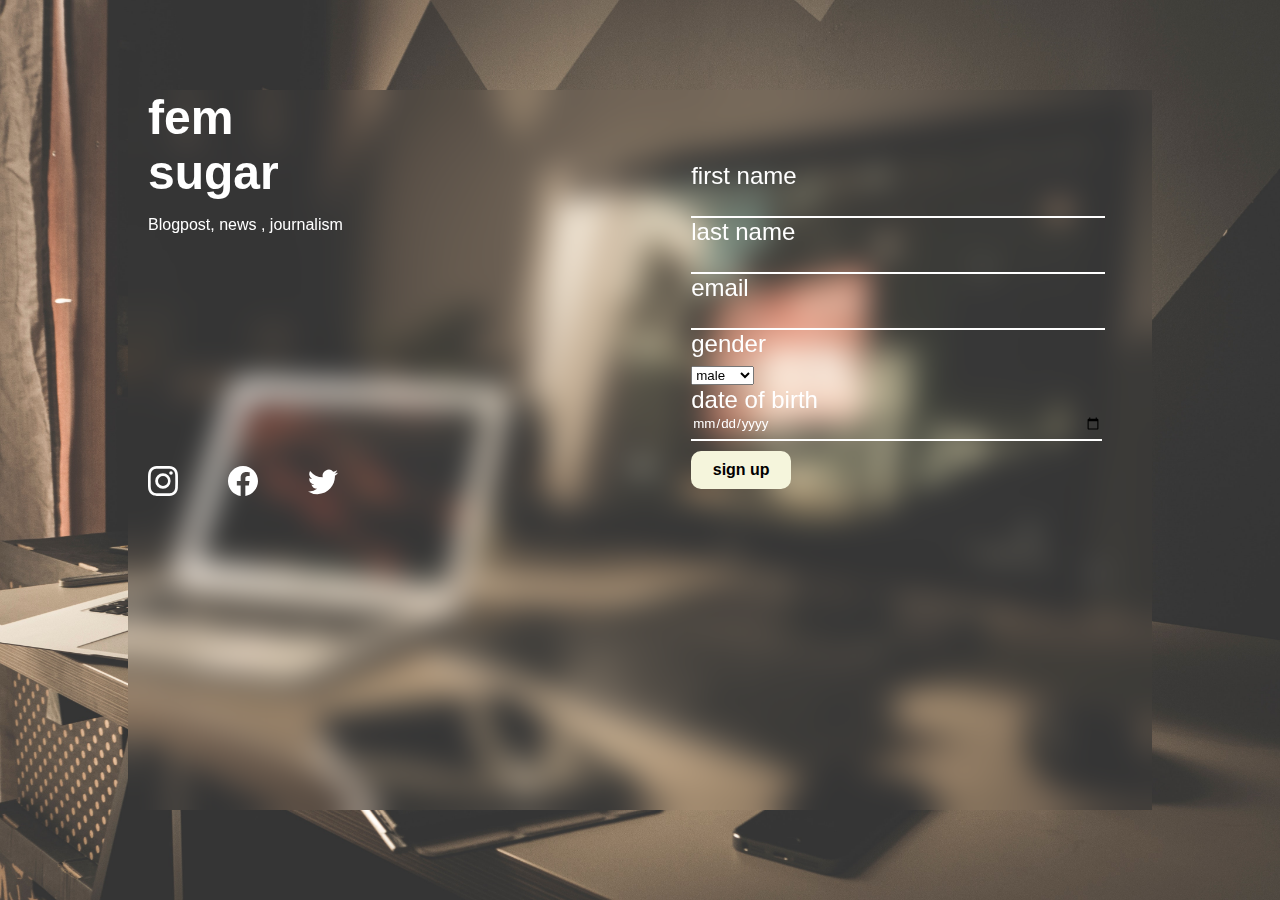
<file: public/dailyUI01.html>
<!DOCTYPE html>
<html lang="en">
<head>
    <meta charset="UTF-8">
    <meta name="viewport" content="width=device-width, initial-scale=1.0">
    <title>dailyUI01</title>
    <link rel="preconnect" href="https://fonts.googleapis.com">
    <link rel="stylesheet" href="./stlyles/dailyUI01.css">
</head>
<body>
    <section class="background">
        
        <div class="content-box">
            <div class="company-name">
                <h1>fem</h1>
                <h1>sugar</h1>
                <p>Blogpost, news , journalism</p>
            </div>
            
            <div class="signup-box">
                <form action="">
                    <label for="name">first name</label>
                    <input type="text" name="name">
                    <label for="lname">last name</label>
                    <input type="text" name="lname" id="">
                    <label for="email">email</label>
                    <input type="email" name="email" id="">
                    <label for="gender">gender</label>
                    <select name="gender" id="">
                        <option value="male">male</option>
                        <option value="female">female</option>
                        <option value="other">other</option>
                    </select>
                    <label for="dob">date of birth</label>
                    <input type="date" name="date" id="">
                    <button type="button">sign up</button>
                </form>
            </div>
            <div class="social-icons">
                <ul >
                    <li><svg xmlns="http://www.w3.org/2000/svg" width="30" height="30" fill="currentColor" class="bi bi-instagram" viewBox="0 0 16 16">
                        <path d="M8 0C5.829 0 5.556.01 4.703.048 3.85.088 3.269.222 2.76.42a3.917 3.917 0 0 0-1.417.923A3.927 3.927 0 0 0 .42 2.76C.222 3.268.087 3.85.048 4.7.01 5.555 0 5.827 0 8.001c0 2.172.01 2.444.048 3.297.04.852.174 1.433.372 1.942.205.526.478.972.923 1.417.444.445.89.719 1.416.923.51.198 1.09.333 1.942.372C5.555 15.99 5.827 16 8 16s2.444-.01 3.298-.048c.851-.04 1.434-.174 1.943-.372a3.916 3.916 0 0 0 1.416-.923c.445-.445.718-.891.923-1.417.197-.509.332-1.09.372-1.942C15.99 10.445 16 10.173 16 8s-.01-2.445-.048-3.299c-.04-.851-.175-1.433-.372-1.941a3.926 3.926 0 0 0-.923-1.417A3.911 3.911 0 0 0 13.24.42c-.51-.198-1.092-.333-1.943-.372C10.443.01 10.172 0 7.998 0h.003zm-.717 1.442h.718c2.136 0 2.389.007 3.232.046.78.035 1.204.166 1.486.275.373.145.64.319.92.599.28.28.453.546.598.92.11.281.24.705.275 1.485.039.843.047 1.096.047 3.231s-.008 2.389-.047 3.232c-.035.78-.166 1.203-.275 1.485a2.47 2.47 0 0 1-.599.919c-.28.28-.546.453-.92.598-.28.11-.704.24-1.485.276-.843.038-1.096.047-3.232.047s-2.39-.009-3.233-.047c-.78-.036-1.203-.166-1.485-.276a2.478 2.478 0 0 1-.92-.598 2.48 2.48 0 0 1-.6-.92c-.109-.281-.24-.705-.275-1.485-.038-.843-.046-1.096-.046-3.233 0-2.136.008-2.388.046-3.231.036-.78.166-1.204.276-1.486.145-.373.319-.64.599-.92.28-.28.546-.453.92-.598.282-.11.705-.24 1.485-.276.738-.034 1.024-.044 2.515-.045v.002zm4.988 1.328a.96.96 0 1 0 0 1.92.96.96 0 0 0 0-1.92zm-4.27 1.122a4.109 4.109 0 1 0 0 8.217 4.109 4.109 0 0 0 0-8.217zm0 1.441a2.667 2.667 0 1 1 0 5.334 2.667 2.667 0 0 1 0-5.334z"/>
                      </svg></li>
                    <li><svg xmlns="http://www.w3.org/2000/svg" width="30" height="30" fill="currentColor" class="bi bi-facebook" viewBox="0 0 16 16">
                        <path d="M16 8.049c0-4.446-3.582-8.05-8-8.05C3.58 0-.002 3.603-.002 8.05c0 4.017 2.926 7.347 6.75 7.951v-5.625h-2.03V8.05H6.75V6.275c0-2.017 1.195-3.131 3.022-3.131.876 0 1.791.157 1.791.157v1.98h-1.009c-.993 0-1.303.621-1.303 1.258v1.51h2.218l-.354 2.326H9.25V16c3.824-.604 6.75-3.934 6.75-7.951z"/>
                      </svg></li>
                    <li><svg xmlns="http://www.w3.org/2000/svg" width="30" height="30" fill="currentColor" class="bi bi-twitter" viewBox="0 0 16 16">
                        <path d="M5.026 15c6.038 0 9.341-5.003 9.341-9.334 0-.14 0-.282-.006-.422A6.685 6.685 0 0 0 16 3.542a6.658 6.658 0 0 1-1.889.518 3.301 3.301 0 0 0 1.447-1.817 6.533 6.533 0 0 1-2.087.793A3.286 3.286 0 0 0 7.875 6.03a9.325 9.325 0 0 1-6.767-3.429 3.289 3.289 0 0 0 1.018 4.382A3.323 3.323 0 0 1 .64 6.575v.045a3.288 3.288 0 0 0 2.632 3.218 3.203 3.203 0 0 1-.865.115 3.23 3.23 0 0 1-.614-.057 3.283 3.283 0 0 0 3.067 2.277A6.588 6.588 0 0 1 .78 13.58a6.32 6.32 0 0 1-.78-.045A9.344 9.344 0 0 0 5.026 15z"/>
                      </svg></li>
                </ul>
            </div>
        </div>
    </section>
</body>
</html>
</file>
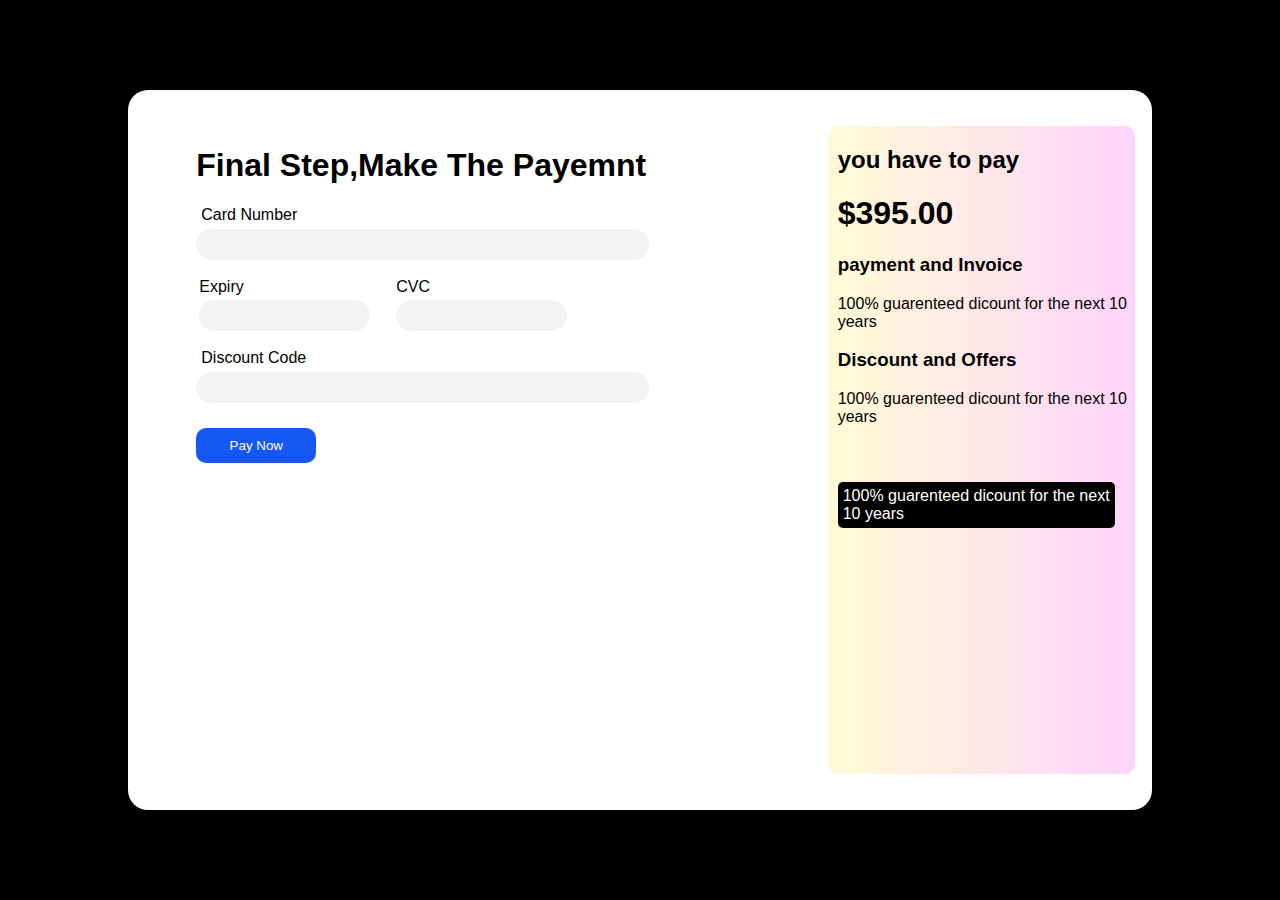
<file: public/dailyUI02.html>
<!DOCTYPE html>
<html lang="en">
<head>
    <meta charset="UTF-8">
    <meta name="viewport" content="width=device-width, initial-scale=1.0">
    <title>dailyUI02</title>
    <link rel="preconnect" href="https://fonts.googleapis.com">
    <link rel="stylesheet" href="./stlyles/dailyUI02.css">
</head>
<body>
    <section class="container">
        <div class="checkout-container">
            <div class="form-container">
                <form action="">
                    <h1>Final Step,Make The Payemnt</h1>
                    <label for="">Card Number</label>
                    <input type="number" name="" id="">
                    <table>
                        <tr>
                            <td><label  for="expiry">Expiry</label></td>
                            <td><label for="cvc">CVC</label></td>
                        </tr>
                        <tr>
                            <td><input type="number" name="" id=""></td>
                            <td><input type="number" name="" id=""></td>
                        </tr>
                    </table>
                    <label for="discount">Discount Code</label>
                    <input type="text" name="" id="">
                    <button type="submit">Pay Now</button>
                </form>

            </div>
            <div class="payment-info">
                <div class="payment-info-container">
                    <h2>you have to pay</h2>
                    <h1>$395.00</h1>
                    <h3>payment and Invoice</h2>
                    <p>100% guarenteed dicount for the next 10 years</p>
                    <h3>Discount and Offers</h2>
                    <p>100% guarenteed dicount for the next 10 years</p>
                    <div class="info">
                        <p>100% guarenteed dicount for the next 10 years</p>
                    </div>
                    
                    
                </div>
                
            </div>
        </div>

    </section>
    
</body>
</html>
</file>
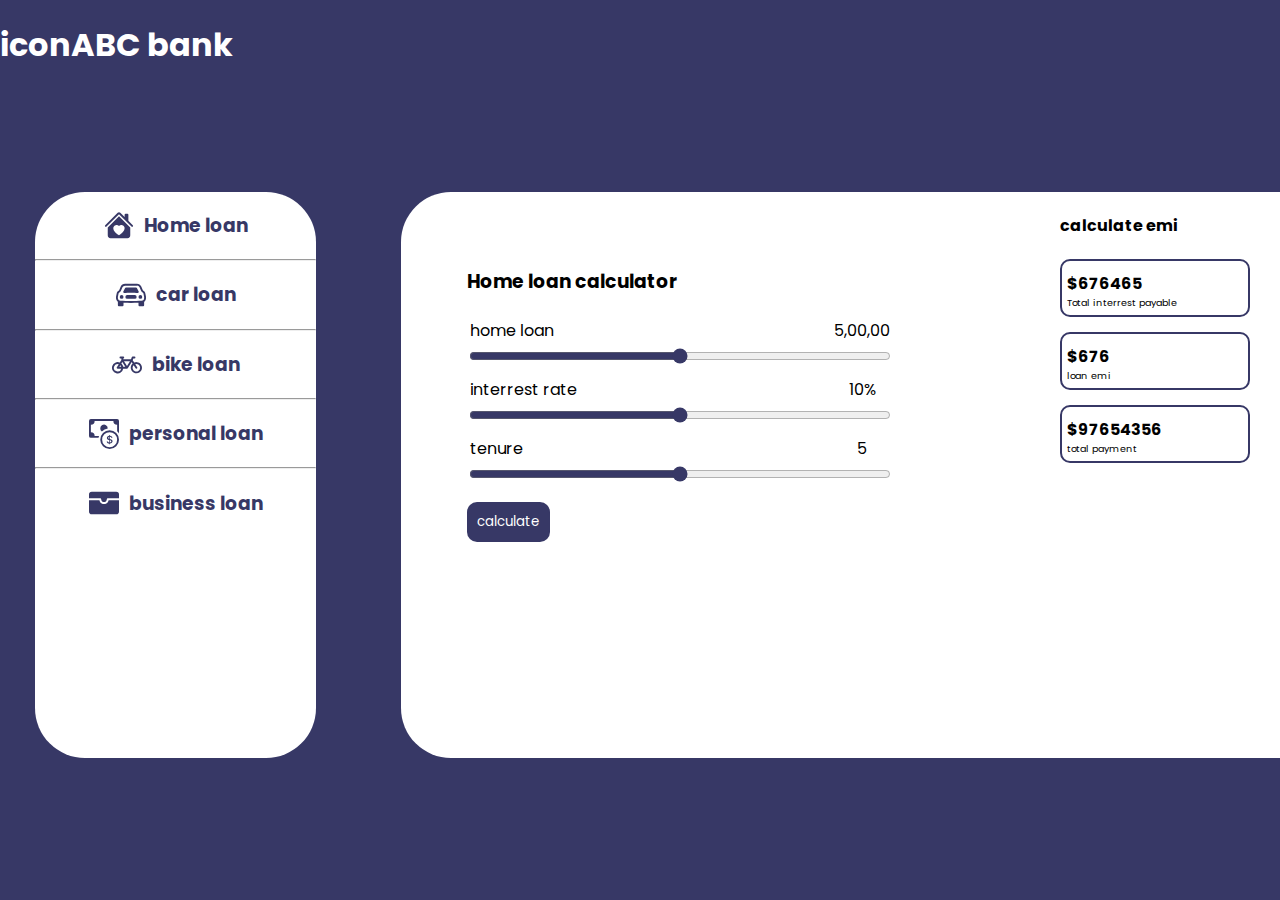
<file: public/dailyUI04.html>
<!DOCTYPE html>
<html lang="en">
<head>
    <meta charset="UTF-8">
    <meta name="viewport" content="width=device-width, initial-scale=1.0">
    <link href="https://fonts.googleapis.com/css2?family=Poppins:wght@200&display=swap" rel="stylesheet">
    <title>dailyUI04</title>
    <link rel="stylesheet" href="./stlyles/dailyUI04.css">
</head>
<body>
    <section>
        <div class="container">
            <div class="header">
                <h1><span>icon</span>ABC bank</h1>
            </div>
            <div class="category-box">
                <div>
                    <h3><svg xmlns="http://www.w3.org/2000/svg" width="30" height="30" fill="currentColor" class="bi bi-house-heart-fill" viewBox="0 0 16 16">
                        <path d="M7.293 1.5a1 1 0 0 1 1.414 0L11 3.793V2.5a.5.5 0 0 1 .5-.5h1a.5.5 0 0 1 .5.5v3.293l2.354 2.353a.5.5 0 0 1-.708.707L8 2.207 1.354 8.853a.5.5 0 1 1-.708-.707L7.293 1.5Z"/>
                        <path d="m14 9.293-6-6-6 6V13.5A1.5 1.5 0 0 0 3.5 15h9a1.5 1.5 0 0 0 1.5-1.5V9.293Zm-6-.811c1.664-1.673 5.825 1.254 0 5.018-5.825-3.764-1.664-6.691 0-5.018Z"/>
                      </svg><span>Home loan</span></h3>
                    <hr>
                    <h3><svg xmlns="http://www.w3.org/2000/svg" width="30" height="30" fill="currentColor" class="bi bi-car-front" viewBox="0 0 16 16">
                        <path d="M4 9a1 1 0 1 1-2 0 1 1 0 0 1 2 0Zm10 0a1 1 0 1 1-2 0 1 1 0 0 1 2 0ZM6 8a1 1 0 0 0 0 2h4a1 1 0 1 0 0-2H6ZM4.862 4.276 3.906 6.19a.51.51 0 0 0 .497.731c.91-.073 2.35-.17 3.597-.17 1.247 0 2.688.097 3.597.17a.51.51 0 0 0 .497-.731l-.956-1.913A.5.5 0 0 0 10.691 4H5.309a.5.5 0 0 0-.447.276Z"/>
                        <path d="M2.52 3.515A2.5 2.5 0 0 1 4.82 2h6.362c1 0 1.904.596 2.298 1.515l.792 1.848c.075.175.21.319.38.404.5.25.855.715.965 1.262l.335 1.679c.033.161.049.325.049.49v.413c0 .814-.39 1.543-1 1.997V13.5a.5.5 0 0 1-.5.5h-2a.5.5 0 0 1-.5-.5v-1.338c-1.292.048-2.745.088-4 .088s-2.708-.04-4-.088V13.5a.5.5 0 0 1-.5.5h-2a.5.5 0 0 1-.5-.5v-1.892c-.61-.454-1-1.183-1-1.997v-.413a2.5 2.5 0 0 1 .049-.49l.335-1.68c.11-.546.465-1.012.964-1.261a.807.807 0 0 0 .381-.404l.792-1.848ZM4.82 3a1.5 1.5 0 0 0-1.379.91l-.792 1.847a1.8 1.8 0 0 1-.853.904.807.807 0 0 0-.43.564L1.03 8.904a1.5 1.5 0 0 0-.03.294v.413c0 .796.62 1.448 1.408 1.484 1.555.07 3.786.155 5.592.155 1.806 0 4.037-.084 5.592-.155A1.479 1.479 0 0 0 15 9.611v-.413c0-.099-.01-.197-.03-.294l-.335-1.68a.807.807 0 0 0-.43-.563 1.807 1.807 0 0 1-.853-.904l-.792-1.848A1.5 1.5 0 0 0 11.18 3H4.82Z"/>
                      </svg><span>car loan</span></h3>
                    <hr>
                    <h3><svg xmlns="http://www.w3.org/2000/svg" width="30" height="30" fill="currentColor" class="bi bi-bicycle" viewBox="0 0 16 16">
                        <path d="M4 4.5a.5.5 0 0 1 .5-.5H6a.5.5 0 0 1 0 1v.5h4.14l.386-1.158A.5.5 0 0 1 11 4h1a.5.5 0 0 1 0 1h-.64l-.311.935.807 1.29a3 3 0 1 1-.848.53l-.508-.812-2.076 3.322A.5.5 0 0 1 8 10.5H5.959a3 3 0 1 1-1.815-3.274L5 5.856V5h-.5a.5.5 0 0 1-.5-.5zm1.5 2.443-.508.814c.5.444.85 1.054.967 1.743h1.139L5.5 6.943zM8 9.057 9.598 6.5H6.402L8 9.057zM4.937 9.5a1.997 1.997 0 0 0-.487-.877l-.548.877h1.035zM3.603 8.092A2 2 0 1 0 4.937 10.5H3a.5.5 0 0 1-.424-.765l1.027-1.643zm7.947.53a2 2 0 1 0 .848-.53l1.026 1.643a.5.5 0 1 1-.848.53L11.55 8.623z"/>
                      </svg><span>bike loan</span></h3>
                    <hr>
                    <h3><svg xmlns="http://www.w3.org/2000/svg" width="30" height="30" fill="currentColor" class="bi bi-cash-coin" viewBox="0 0 16 16">
                        <path fill-rule="evenodd" d="M11 15a4 4 0 1 0 0-8 4 4 0 0 0 0 8zm5-4a5 5 0 1 1-10 0 5 5 0 0 1 10 0z"/>
                        <path d="M9.438 11.944c.047.596.518 1.06 1.363 1.116v.44h.375v-.443c.875-.061 1.386-.529 1.386-1.207 0-.618-.39-.936-1.09-1.1l-.296-.07v-1.2c.376.043.614.248.671.532h.658c-.047-.575-.54-1.024-1.329-1.073V8.5h-.375v.45c-.747.073-1.255.522-1.255 1.158 0 .562.378.92 1.007 1.066l.248.061v1.272c-.384-.058-.639-.27-.696-.563h-.668zm1.36-1.354c-.369-.085-.569-.26-.569-.522 0-.294.216-.514.572-.578v1.1h-.003zm.432.746c.449.104.655.272.655.569 0 .339-.257.571-.709.614v-1.195l.054.012z"/>
                        <path d="M1 0a1 1 0 0 0-1 1v8a1 1 0 0 0 1 1h4.083c.058-.344.145-.678.258-1H3a2 2 0 0 0-2-2V3a2 2 0 0 0 2-2h10a2 2 0 0 0 2 2v3.528c.38.34.717.728 1 1.154V1a1 1 0 0 0-1-1H1z"/>
                        <path d="M9.998 5.083 10 5a2 2 0 1 0-3.132 1.65 5.982 5.982 0 0 1 3.13-1.567z"/>
                      </svg><span>personal loan</span></h3>
                    <hr>
                    <h3><svg xmlns="http://www.w3.org/2000/svg" width="30" height="30" fill="currentColor" class="bi bi-wallet-fill" viewBox="0 0 16 16">
                        <path d="M1.5 2A1.5 1.5 0 0 0 0 3.5v2h6a.5.5 0 0 1 .5.5c0 .253.08.644.306.958.207.288.557.542 1.194.542.637 0 .987-.254 1.194-.542.226-.314.306-.705.306-.958a.5.5 0 0 1 .5-.5h6v-2A1.5 1.5 0 0 0 14.5 2h-13z"/>
                        <path d="M16 6.5h-5.551a2.678 2.678 0 0 1-.443 1.042C9.613 8.088 8.963 8.5 8 8.5c-.963 0-1.613-.412-2.006-.958A2.679 2.679 0 0 1 5.551 6.5H0v6A1.5 1.5 0 0 0 1.5 14h13a1.5 1.5 0 0 0 1.5-1.5v-6z"/>
                      </svg><span>business loan</span></h3>
                </div>
            </div>
            <div class="calculator-box">
                <div class="calculator">
                    <form action="">
                        <h3>Home loan calculator</h3>
                        <table>
                            <tr>
                                <td><label for="">home loan</label></td>
                                <td class="text-center"><label for="">5,00,00</label></td>
                            </tr>
                        </table>
                        <input type="range" name="" id="">
                        <table>
                            <tr>
                                <td><label for="">interrest rate</label></td>
                                <td class="text-center"><label for="">10%</label></td>
                            </tr>
                        </table>
                        <input type="range" name="" id="">
                        <table>
                            <tr>
                                <td><label for="">tenure</label></td>
                                <td class="text-center"><label for="">5</label></td>
                            </tr>
                        </table>
                        <input type="range" name="" id="">
                        <button type="submit">calculate</button>
                    </form>
                </div>
                <div class="info">
                    <h4>calculate emi</h4>
                    <div>
                        <h4>$676465</h4>
                        <p>Total interrest payable</p>
                    </div>
                    <div>
                        <h4>$676</h4>
                        <p>loan emi</p>
                    </div>
                    <div>
                        <h4>$97654356</h4>
                        <p>total payment</p>
                    </div>
                </div>
            </div>
        </div>
    </section>
</body>
</html>
</file>
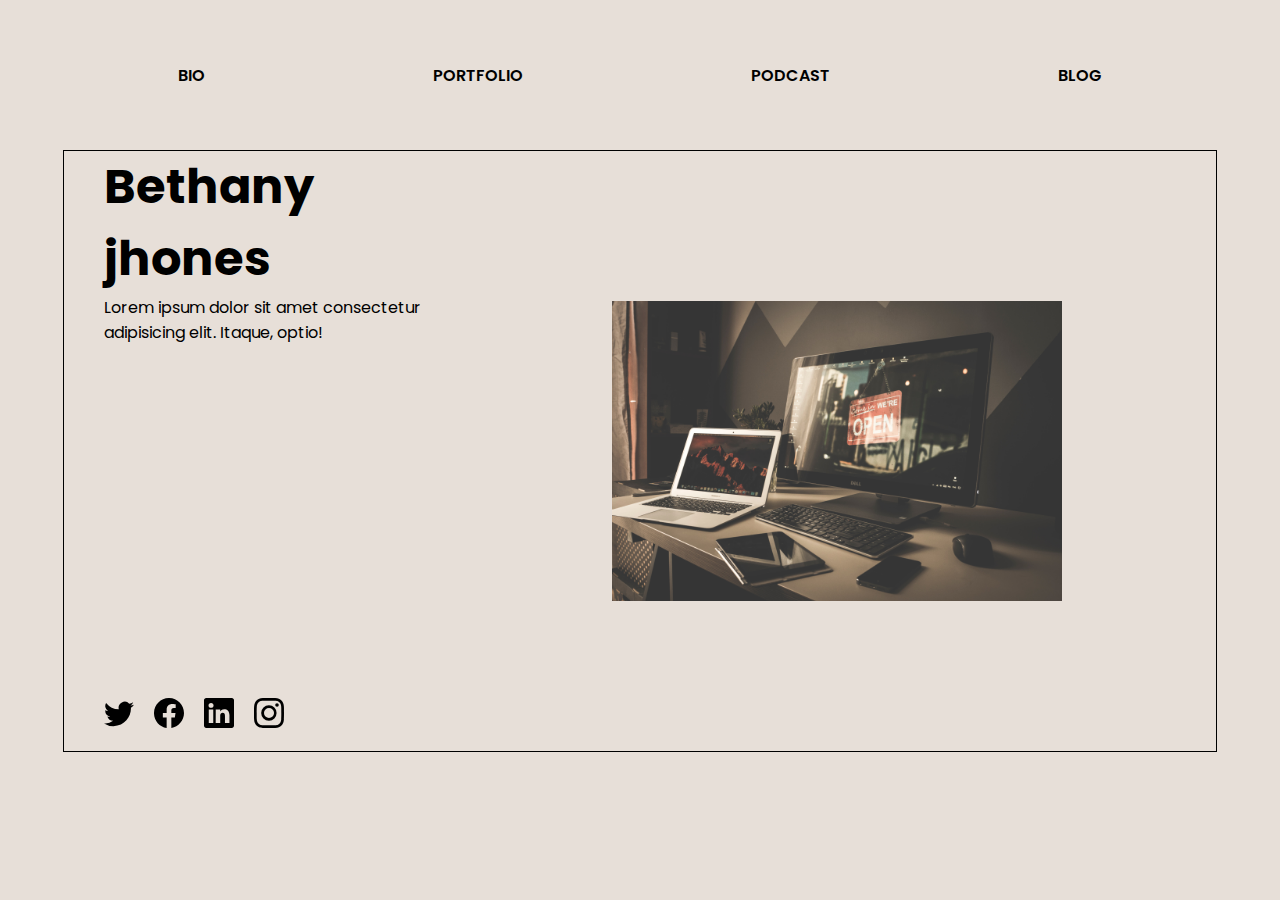
<file: public/dailyUI05.html>
<!DOCTYPE html>
<html lang="en">
<head>
    <meta charset="UTF-8">
    <meta name="viewport" content="width=device-width, initial-scale=1.0">
    <title>dailyUI05</title>
    <link href="https://fonts.googleapis.com/css2?family=Poppins:wght@200&display=swap" rel="stylesheet">
    <link rel="stylesheet" href="./stlyles/dailyUI05.css">
</head>
<body>
    <section>
        <div class="navbar">
            <nav>
                <a href="">BIO</a>
                <a href=""> PORTFOLIO</a>
                <a href="">PODCAST</a>
                <a href="">BLOG</a>
            </nav>
        </div>
        <div class="info">
            <div>
                <div class="details">
                    <h1>Bethany jhones</h1>
                    <p>Lorem ipsum dolor sit amet consectetur adipisicing elit. Itaque, optio!</p>
                    <div class="social">
                        <ul>
                            
                            <li>
                                <svg xmlns="http://www.w3.org/2000/svg" width="30" height="30" fill="currentColor" class="bi bi-twitter" viewBox="0 0 16 16">
                                <path d="M5.026 15c6.038 0 9.341-5.003 9.341-9.334 0-.14 0-.282-.006-.422A6.685 6.685 0 0 0 16 3.542a6.658 6.658 0 0 1-1.889.518 3.301 3.301 0 0 0 1.447-1.817 6.533 6.533 0 0 1-2.087.793A3.286 3.286 0 0 0 7.875 6.03a9.325 9.325 0 0 1-6.767-3.429 3.289 3.289 0 0 0 1.018 4.382A3.323 3.323 0 0 1 .64 6.575v.045a3.288 3.288 0 0 0 2.632 3.218 3.203 3.203 0 0 1-.865.115 3.23 3.23 0 0 1-.614-.057 3.283 3.283 0 0 0 3.067 2.277A6.588 6.588 0 0 1 .78 13.58a6.32 6.32 0 0 1-.78-.045A9.344 9.344 0 0 0 5.026 15z"/>
                              </svg> </li>
                            <li><svg xmlns="http://www.w3.org/2000/svg" width="30" height="30" fill="currentColor" class="bi bi-facebook" viewBox="0 0 16 16">
                                <path d="M16 8.049c0-4.446-3.582-8.05-8-8.05C3.58 0-.002 3.603-.002 8.05c0 4.017 2.926 7.347 6.75 7.951v-5.625h-2.03V8.05H6.75V6.275c0-2.017 1.195-3.131 3.022-3.131.876 0 1.791.157 1.791.157v1.98h-1.009c-.993 0-1.303.621-1.303 1.258v1.51h2.218l-.354 2.326H9.25V16c3.824-.604 6.75-3.934 6.75-7.951z"/>
                              </svg> </li>
                            <li><svg xmlns="http://www.w3.org/2000/svg" width="30" height="30" fill="currentColor" class="bi bi-linkedin" viewBox="0 0 16 16">
                                <path d="M0 1.146C0 .513.526 0 1.175 0h13.65C15.474 0 16 .513 16 1.146v13.708c0 .633-.526 1.146-1.175 1.146H1.175C.526 16 0 15.487 0 14.854V1.146zm4.943 12.248V6.169H2.542v7.225h2.401zm-1.2-8.212c.837 0 1.358-.554 1.358-1.248-.015-.709-.52-1.248-1.342-1.248-.822 0-1.359.54-1.359 1.248 0 .694.521 1.248 1.327 1.248h.016zm4.908 8.212V9.359c0-.216.016-.432.08-.586.173-.431.568-.878 1.232-.878.869 0 1.216.662 1.216 1.634v3.865h2.401V9.25c0-2.22-1.184-3.252-2.764-3.252-1.274 0-1.845.7-2.165 1.193v.025h-.016a5.54 5.54 0 0 1 .016-.025V6.169h-2.4c.03.678 0 7.225 0 7.225h2.4z"/>
                              </svg> </li>
                            <li><svg xmlns="http://www.w3.org/2000/svg" width="30" height="30" fill="currentColor" class="bi bi-instagram" viewBox="0 0 16 16">
                                <path d="M8 0C5.829 0 5.556.01 4.703.048 3.85.088 3.269.222 2.76.42a3.917 3.917 0 0 0-1.417.923A3.927 3.927 0 0 0 .42 2.76C.222 3.268.087 3.85.048 4.7.01 5.555 0 5.827 0 8.001c0 2.172.01 2.444.048 3.297.04.852.174 1.433.372 1.942.205.526.478.972.923 1.417.444.445.89.719 1.416.923.51.198 1.09.333 1.942.372C5.555 15.99 5.827 16 8 16s2.444-.01 3.298-.048c.851-.04 1.434-.174 1.943-.372a3.916 3.916 0 0 0 1.416-.923c.445-.445.718-.891.923-1.417.197-.509.332-1.09.372-1.942C15.99 10.445 16 10.173 16 8s-.01-2.445-.048-3.299c-.04-.851-.175-1.433-.372-1.941a3.926 3.926 0 0 0-.923-1.417A3.911 3.911 0 0 0 13.24.42c-.51-.198-1.092-.333-1.943-.372C10.443.01 10.172 0 7.998 0h.003zm-.717 1.442h.718c2.136 0 2.389.007 3.232.046.78.035 1.204.166 1.486.275.373.145.64.319.92.599.28.28.453.546.598.92.11.281.24.705.275 1.485.039.843.047 1.096.047 3.231s-.008 2.389-.047 3.232c-.035.78-.166 1.203-.275 1.485a2.47 2.47 0 0 1-.599.919c-.28.28-.546.453-.92.598-.28.11-.704.24-1.485.276-.843.038-1.096.047-3.232.047s-2.39-.009-3.233-.047c-.78-.036-1.203-.166-1.485-.276a2.478 2.478 0 0 1-.92-.598 2.48 2.48 0 0 1-.6-.92c-.109-.281-.24-.705-.275-1.485-.038-.843-.046-1.096-.046-3.233 0-2.136.008-2.388.046-3.231.036-.78.166-1.204.276-1.486.145-.373.319-.64.599-.92.28-.28.546-.453.92-.598.282-.11.705-.24 1.485-.276.738-.034 1.024-.044 2.515-.045v.002zm4.988 1.328a.96.96 0 1 0 0 1.92.96.96 0 0 0 0-1.92zm-4.27 1.122a4.109 4.109 0 1 0 0 8.217 4.109 4.109 0 0 0 0-8.217zm0 1.441a2.667 2.667 0 1 1 0 5.334 2.667 2.667 0 0 1 0-5.334z"/>
                              </svg> </li>
                        </ul>
                    </div>
                </div>
                <div class="img">
                    <img src="./images/background.jpg" alt="" srcset="">
                </div>
            </div>
        </div>
    </section>
</body>
</html>
</file>
<file: public/stlyles/dailyUI01.css>
body{
    margin: 0;
    font-family: 'Poppins', sans-serif;

}
.background{
    height: 100vh;
    display: flex;
    align-items: center;
    justify-content: center;
    background-image: url("../images/background.jpg");
    background-size: cover;
    color:white ;
}
.bg-blur{
    position: absolute;
    height: 80%;
    width: 80%;
    filter: blur(2px);


}

.content-box{
    height: 80%;
    width: 80%;
    display: grid;
    grid-template-columns: 1fr 1fr;
    grid-template-rows: 1fr 1fr;
    backdrop-filter: blur(15px);
}
.company-name>h1{
    font-size: 3rem;
    margin: 0;
    padding-left: 20px;
}
.company-name>p{
    padding-left: 20px;
}
.signup-box{
    grid-row: span 2;
    display: flex;
    align-items: center;
    justify-content: center;
}
form{
    height: 80%;
    width: 80%;
    font-size: 1.5rem;

}
form > label{
    display: block; 
    
}
form >input{
    display: block;
    width: 100%;
    height: 20px;
    padding-bottom: 5px;
    color: white;
    font-family: 'Poppins', sans-serif;    
    border: none;
    background-color: transparent;
    border-bottom: 2px solid white;
}
form input:focus{
    outline: none;
    height: 30px;
}

form>button{
    margin-top: 10px;
    padding: 10px;
    width: 100px;
    font-size: 1rem;
    font-weight: 600;
    border-radius: 10px;
    border: 0;
    background-color: beige
}
.social-icons ul{
    list-style: none;
    display: flex;
    gap: 50px;
    padding-left: 20px;
    
}
</file>
<file: public/stlyles/dailyUI02.css>
body{
    margin: 0;
    font-family: 'Poppins', sans-serif;

}
.container{
    height: 100vh;
    background-color: black;
    display: flex;
    align-items: center;
    justify-content: center;
}
.checkout-container{
    height: 80%;
    width: 80%;
    background-color: white;
    border: 0;
    border-radius: 20px;
    display: grid;
    grid-template-columns: 2fr 1fr;
}
.form-container{
    display: flex;
    align-items: center;
    justify-content: center;
}
form{
    width: 80%;
    height: 90%;
}
form>label{
    display: block;
    padding-left: 5px;
    padding-bottom: 5px;
}
input{
    display: block;
    border: 0;
    border-radius: 20px;
    background-color:#F2F3F5 ;
    width: 80%;
    padding: 8px;
    margin-bottom: 15px;
}
form>input:focus{
    outline: none;
    
}
input::-webkit-outer-spin-button,
input::-webkit-inner-spin-button {
  -webkit-appearance: none;
  margin: 0;
}

button{
    padding: 10px;
    width: 120px;
    background-color: #1557F4;
    color: white;
    border: 0;
    border-radius: 10px;
    margin-top: 10px;
}

/* payement info */
.payment-info{
    display: flex;
    align-items: center;
    justify-content: center;
}
.payment-info-container{
    height: 90%;
    width: 90%;
    background-image: linear-gradient(90deg,rgba(255, 247, 173, 0.5),rgba(255, 169, 249, 0.5));
    border: 0;
    border-radius: 10px;
}

.payment-info-container>*{
    padding-left: 10px;
}

.info{
    position: relative;
    top: 40px;
    
}
.info p{
    width: 90%;
    background-color: black;
    color: white; 
    padding: 5px;
    border: 0;
    border-radius: 5px;
}
</file>
<file: public/stlyles/dailyUI04.css>
body{
    margin: 0;
    font-family: 'Poppins', sans-serif;
}
section{
    height: 100vh;
}
.container{
    height: 100vh;
    background-color: #373866;
    display: grid;
    gap: 50px;
    grid-template-rows: 1fr 5fr;
    grid-template-columns: 1fr 2.5fr;
}
.header{
    grid-column: span 2;
    color: white;
}
.category-box{
    height: 80%;
    display: flex;
    align-items: center;
    justify-content: center;
}
.category-box div{
    color: #373866;
    background-color: white;
    height: 100%;
    width: 80%;
    text-align: center;
    border-radius: 50px;
}
.category-box div h3{
    display: flex;
    align-items: center;
    justify-content: center;
    gap: 10px;
}
/* //calcilator */
.calculator-box{
    background-color: white;
    height: 80%;
    display: grid;
    grid-template-columns: 3fr 1fr;
    border-radius: 50px;
}
.calculator{
    display: flex;
    align-items: center;
    justify-content: center;
}
form {
    height: 80%;
    width: 80%;
}
form table{
    width: 100%;
}
form input{
    display: block;
    width: 80%;
    margin-bottom: 10px;
    accent-color: #373866;
    
}
.text-center{
    width: 50%;
    text-align: center;
}
button{
    padding: 10px;
    background-color: #373866;
    color: white;
    font-family: 'Poppins', sans-serif;
    border: 0;
    border-radius: 10px;
    margin-top: 10px;
}

.info{
    background-color: white;
}
.info div{
    border: 2px solid #373866;
    margin-bottom: 15px;
    width: 80%;
    padding: 5px;
    border-radius: 10px;
}
.info div h4{
    margin: 0;
    margin-top: 5px;
}
.info div p{
    margin: 0;
    font-size: 0.6rem;
}
</file>
<file: public/stlyles/dailyUI05.css>
body{
    margin: 0;
    font-family: 'Poppins', sans-serif;
}
section{
    height: 100vh;
    display: grid;
    grid-template-rows: 1fr 5fr;
    background-color: #E7DFD8;

}
.navbar{
    text-align: center;
    display: flex;
    justify-content: center;
    align-items: center;
}
.navbar nav{
    width: 90%;
    display: flex;
    justify-content: space-around;
}
.navbar nav a{
    text-decoration: none;
    font-weight: 600;
    color: black;
}
.info{
    display: flex;
    justify-content: center;
    position: relative;
}
.info>div{
    width: 90%;
    height: 80%;
    display: flex;
    border: 1px solid black;
}
.details{
    margin-left: 40px;
    position: relative;
}
.details h1{
    font-size: 3rem;
    margin: 0;
}
.details p{
    margin: 0;
    
}
.social {
    position: absolute;
    bottom: 0;
}
.social ul{
    list-style: none;
    padding-left: 0;
    display: flex;
    column-gap: 20px;
}


.img{
    width: 100%;
    display: flex;
    align-items: center;
    justify-content: center;
}
.img img{
    
    height: 300px;
    width: auto;
    background-size: cover;
    
    
}
</file>
